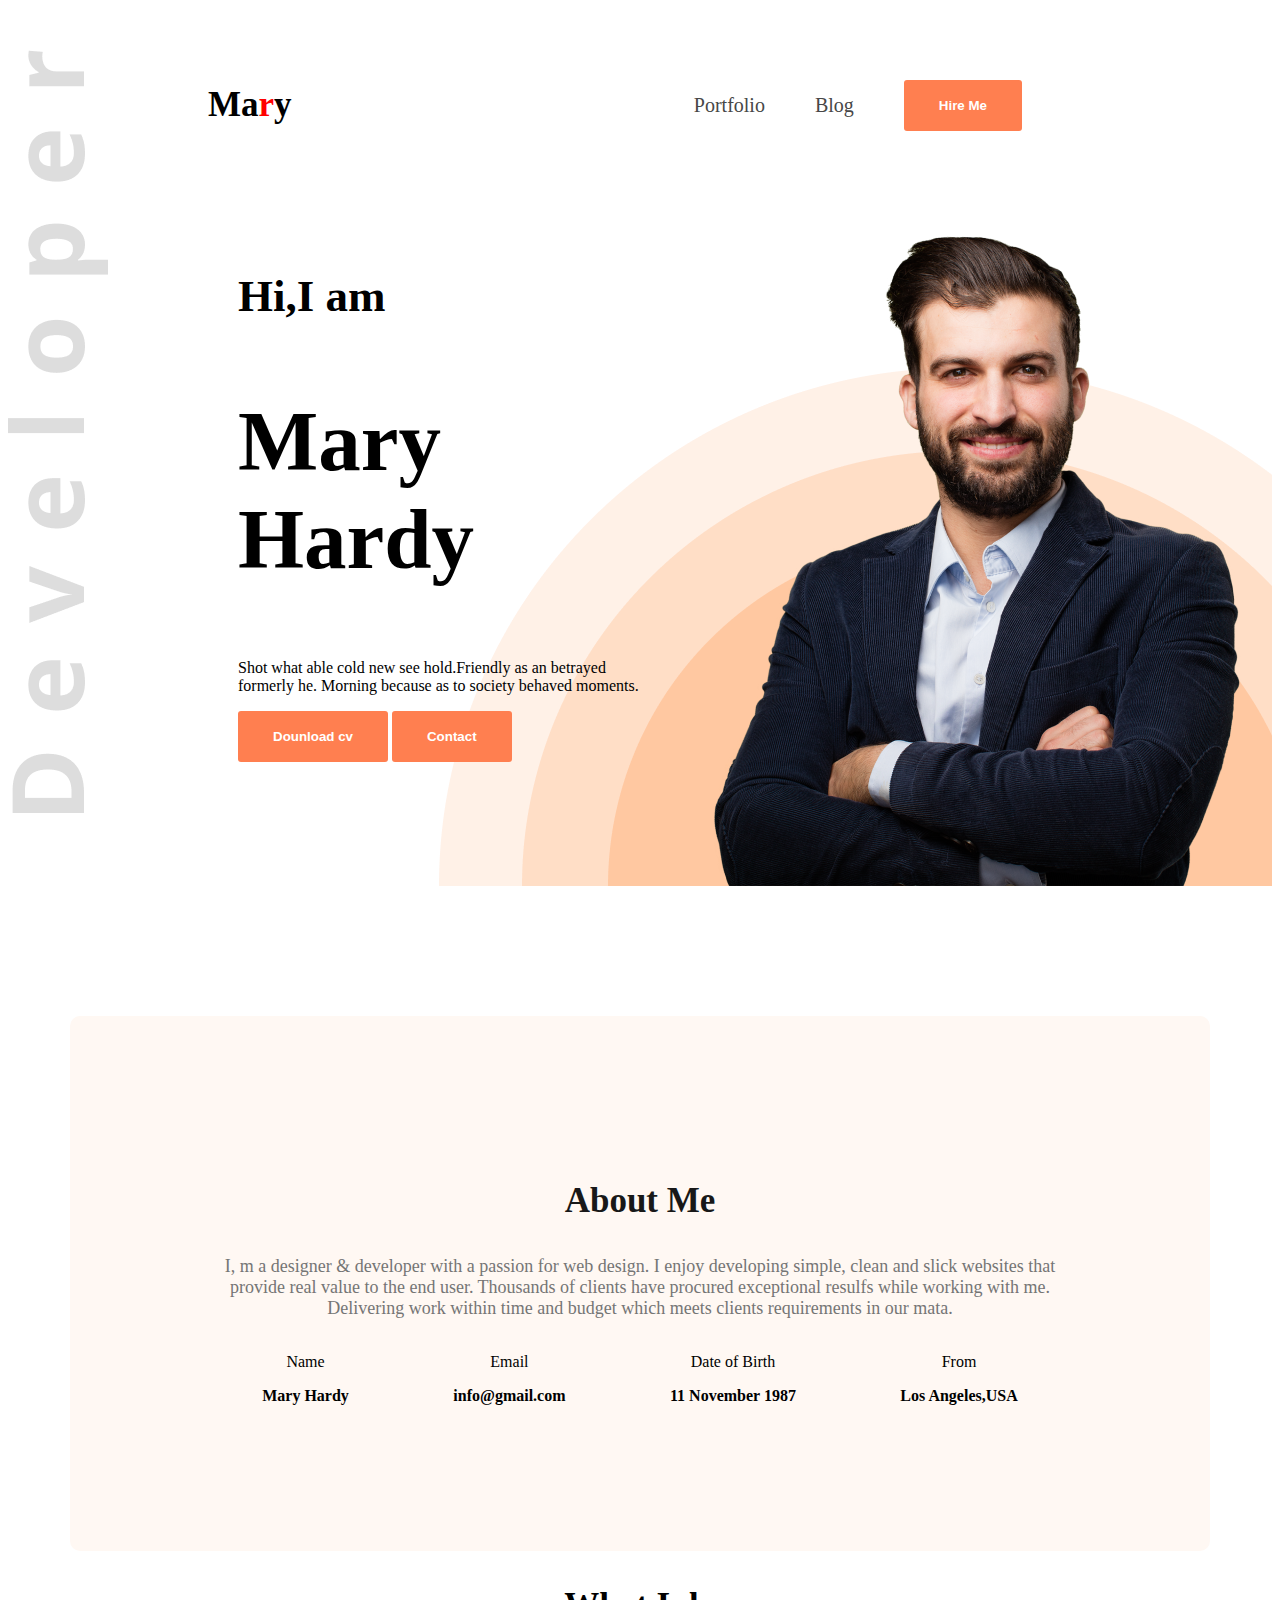
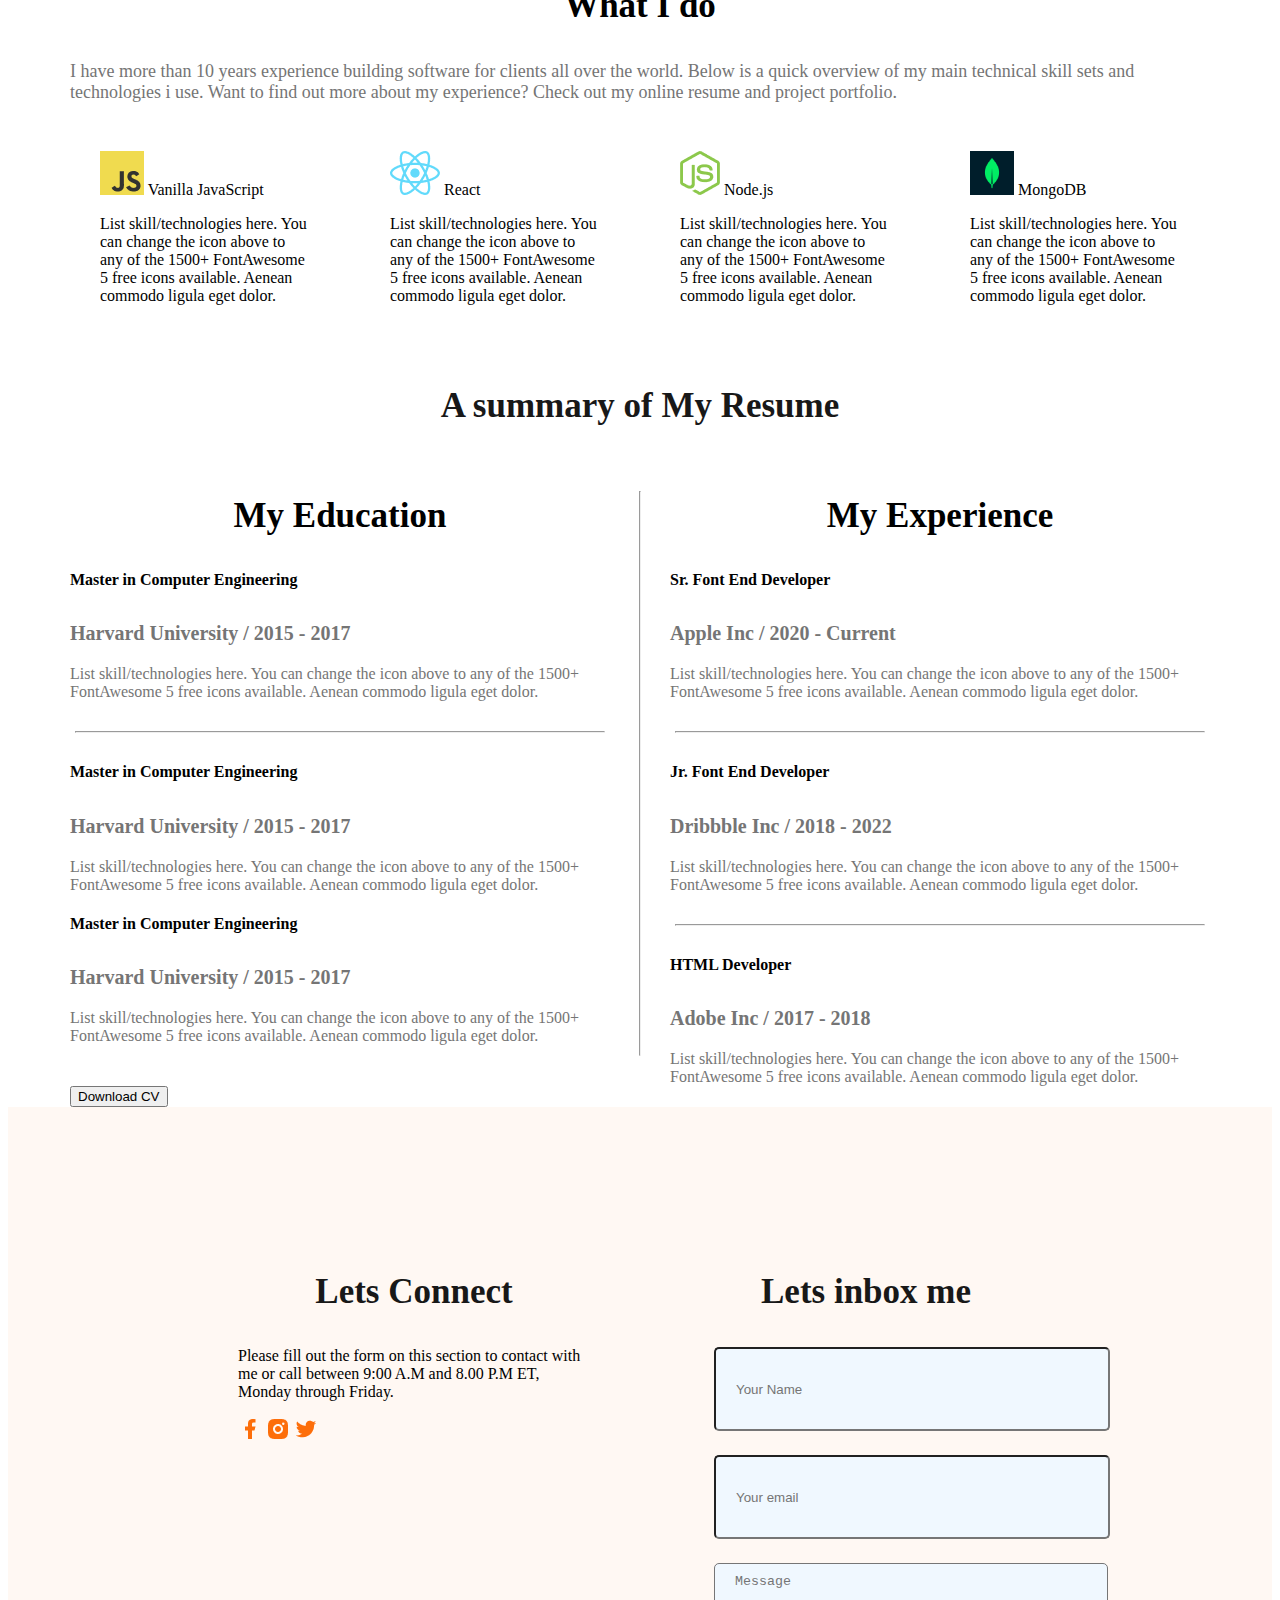
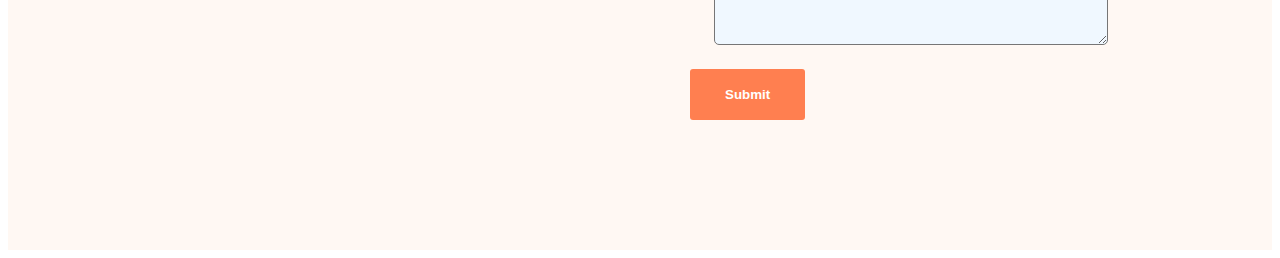
<file: index.html>
<!DOCTYPE html>
<html lang="en">
<head>
    <meta charset="UTF-8">
    <meta name="viewport" content="width=device-width, initial-scale=1.0">
    <title>Portfolio</title>
    <link rel="stylesheet" href="index.css">
</head>
<body>
    <header class="header ">
<nav>
    <h3><strong>Ma<span>r</span>y</strong></h3>
    <ul>
        <li><a  class="port"  href="">Portfolio</a></li>
        <li><a class="blo" href="">Blog</a></li>
        <li><a  href=""><button class="btn">Hire Me</button></a></li>
    </ul>
</nav>
<div class="banner">
    <div class="banner-content">
        <h4 class="banner1">Hi,I am</h4>
   <h2 class="banner2">Mary Hardy</h2>
   <p class="banner-description">
    Shot what able cold new see hold.Friendly as an betrayed formerly he. Morning because as to society behaved moments.
   </p>
   <button class="btn">Dounload cv</button>
   <button class="btn">Contact</button>
    </div>
    <img  class="banner-pic"  src="images/hardy.png" alt="">
</div>
    </header>
    <main>
        <section class="about secondary-bg">
            <h3 class="section-title">About Me</h3>
            <p class="section-description">
                I, m a designer & developer with a passion for web design. I enjoy developing simple, clean and slick websites that provide real value to the end user. Thousands of clients have procured exceptional resulfs while working with me. Delivering work within time and budget which meets clients requirements in our mata.
            </p>
            <!-- .about-item*4>p.item-title+p.item-description -->
<div class="about-items">
    <div class="about-item">
        <p class="item-title">Name</p>
        <p class="item-description">Mary Hardy</p>
    </div>
    <div class="about-item">
        <p class="item-title">Email</p>
        <p class="item-description">info@gmail.com</p>
    </div>
    <div class="about-item">
        <p class="item-title">Date of Birth</p>
        <p class="item-description">11 November 1987</p>
    </div>
    <div class="about-item">
        <p class="item-title">From</p>
        <p class="item-description">Los Angeles,USA</p>
    </div>




            
          </div>  
             
        </section>
        <!-- skills -->
        <section class="skills">
        <h3 class="section-titles text-centre">What I do</h3>
        <p class="section-description text-centre">I have more than 10 years experience building software for clients all over the world. Below is a quick overview of my main technical skill sets and technologies i use. Want to find out more about my experience? Check out my online resume and project portfolio.</p>
        <div class="skills-container">
            <div class="skill">
                <img src="images/icons/js.png" alt="">
                <skill-title>Vanilla JavaScript</skill-title>
                <p class="skill-description">List skill/technologies here. You can change the icon above to any of the 1500+ FontAwesome 5 free icons available. Aenean commodo ligula eget dolor.</p>
            </div>
            <div class="skill">
                <img src="images/icons/react.png" alt="">
                <skill-title>React</skill-title>
                <p class="skill-description">List skill/technologies here. You can change the icon above to any of the 1500+ FontAwesome 5 free icons available. Aenean commodo ligula eget dolor.</p>
            </div>
            <div class="skill">
                <img src="images/icons/nodejs.png" alt="">
                <skill-title>Node.js</skill-title>
                <p class="skill-description">List skill/technologies here. You can change the icon above to any of the 1500+ FontAwesome 5 free icons available. Aenean commodo ligula eget dolor.</p>
            </div>
            <div class="skill">
                <img src="images/icons/mongo.png" alt="">
                <skill-title>MongoDB</skill-title>
                <p class="skill-description">List skill/technologies here. You can change the icon above to any of the 1500+ FontAwesome 5 free icons available. Aenean commodo ligula eget dolor.</p>
            </div>
        </div>
        </section>
        <section class="resume">
            <h3 class="section-title">A summary of My Resume</h3>
            <div class="resume-container">
                
                    <div class="resume-column">
                        <h3 class="resume-column-title">My Education</h3>
                        <div class="experience">
                            <h4 class="experience-title">Master in Computer Engineering</h4>
                            <h5 class="experience-sub-title">Harvard University / 2015 - 2017</h5>
                            <div class="experience-description">List skill/technologies here. You can change the icon above 
to any of the 1500+ FontAwesome 5 free icons available. Aenean commodo ligula eget dolor.</div>
                       
                   
                        <hr>
                        <div class="experience">
                            <h4 class="experience-title">Master in Computer Engineering</h4>
                            <h5 class="experience-sub-title">Harvard University / 2015 - 2017</h5>
                            <div class="experience-description">List skill/technologies here. You can change the icon above 
to any of the 1500+ FontAwesome 5 free icons available. Aenean commodo ligula eget dolor.</div>
                        </div>
                        
                        
                        <div class="experience">
                            <h4 class="experience-title">Master in Computer Engineering</h4>
                            <h5 class="experience-sub-title">Harvard University / 2015 - 2017</h5>
                            <div class="experience-description">List skill/technologies here. You can change the icon above 
to any of the 1500+ FontAwesome 5 free icons available. Aenean commodo ligula eget dolor.</div>
                        </div>
                         </div>
                    </div>
                    
                    <hr>
                    <div class="resume-column">
                        <h3 class="resume-column-title">My Experience</h3>
                        <div class="experience">
                            <h4 class="experience-title">Sr. Font End Developer</h4>
                            <h5 class="experience-sub-title">Apple Inc / 2020 - Current</h5>
                            <div class="experience-description">List skill/technologies here. You can change the icon above 
to any of the 1500+ FontAwesome 5 free icons available. Aenean commodo ligula eget dolor.</div>
                        </div>
                        <hr>
                        <div class="experience">
                            <h4 class="experience-title">Jr. Font End Developer</h4>
                            <h5 class="experience-sub-title">Dribbble Inc / 2018 - 2022</h5>
                            <div class="experience-description">List skill/technologies here. You can change the icon above 
to any of the 1500+ FontAwesome 5 free icons available. Aenean commodo ligula eget dolor.</div>
                        </div>
                        <hr>
                        <div class="experience">
                            <h4 class="experience-title">HTML Developer</h4>
                            <h5 class="experience-sub-title">Adobe Inc / 2017 - 2018</h5>
                            <div class="experience-description">List skill/technologies here. You can change the icon above 
to any of the 1500+ FontAwesome 5 free icons available. Aenean commodo ligula eget dolor.</div>
                        </div>
                    </div>
            </div>

                
      
    <button >Download CV</button>
        

                
            </section> 


    </main>
    <footer class="secondary-bg"> 
        <div class="footer-column">
            <h3 class="section-title">Lets Connect</h3>
            <p>Please fill out the form on this section to contact with me or call between 9:00 A.M and 8.00 P.M ET, Monday through Friday.</p>
            <div>
                <a href=""><img src="images/icons/facebook.png" alt=""></a>
                <a href=""><img src="images/icons/insta.png" alt=""></a>
                <a href=""><img src="images/icons/twitter.png" alt=""></a>
            </div>
        </div>
        <div class="footer-column">
            <h3 class="section-title">Lets inbox me</h3>
            <form action="">
                <input type="text" name="" id="" placeholder="Your Name">
                <input type="email" name="" id="" placeholder="Your email">
                <textarea name="" id="" cols="30" rows="10" placeholder="Message"></textarea>
                <input  class="btn"   type="button" value="Submit">
            </form>
        </div>

    </footer>
    
</body>
</html>
</file>
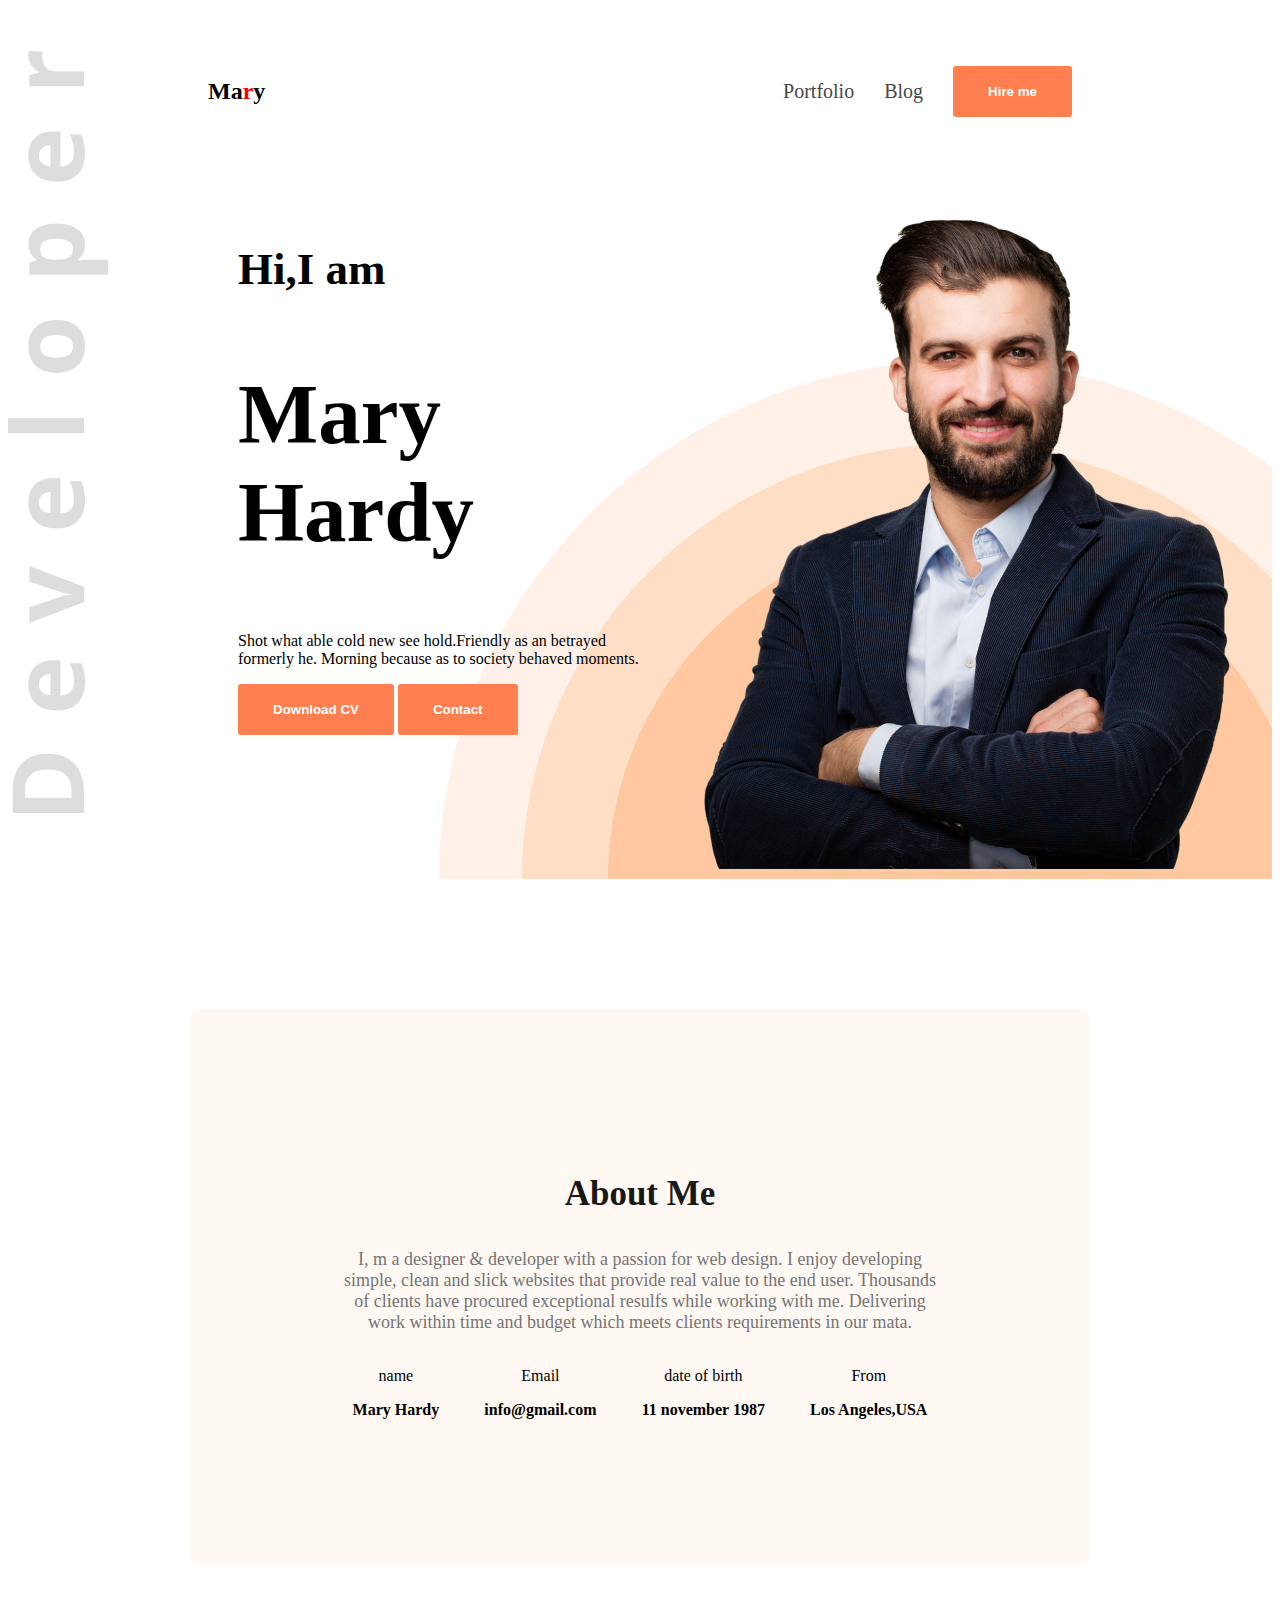
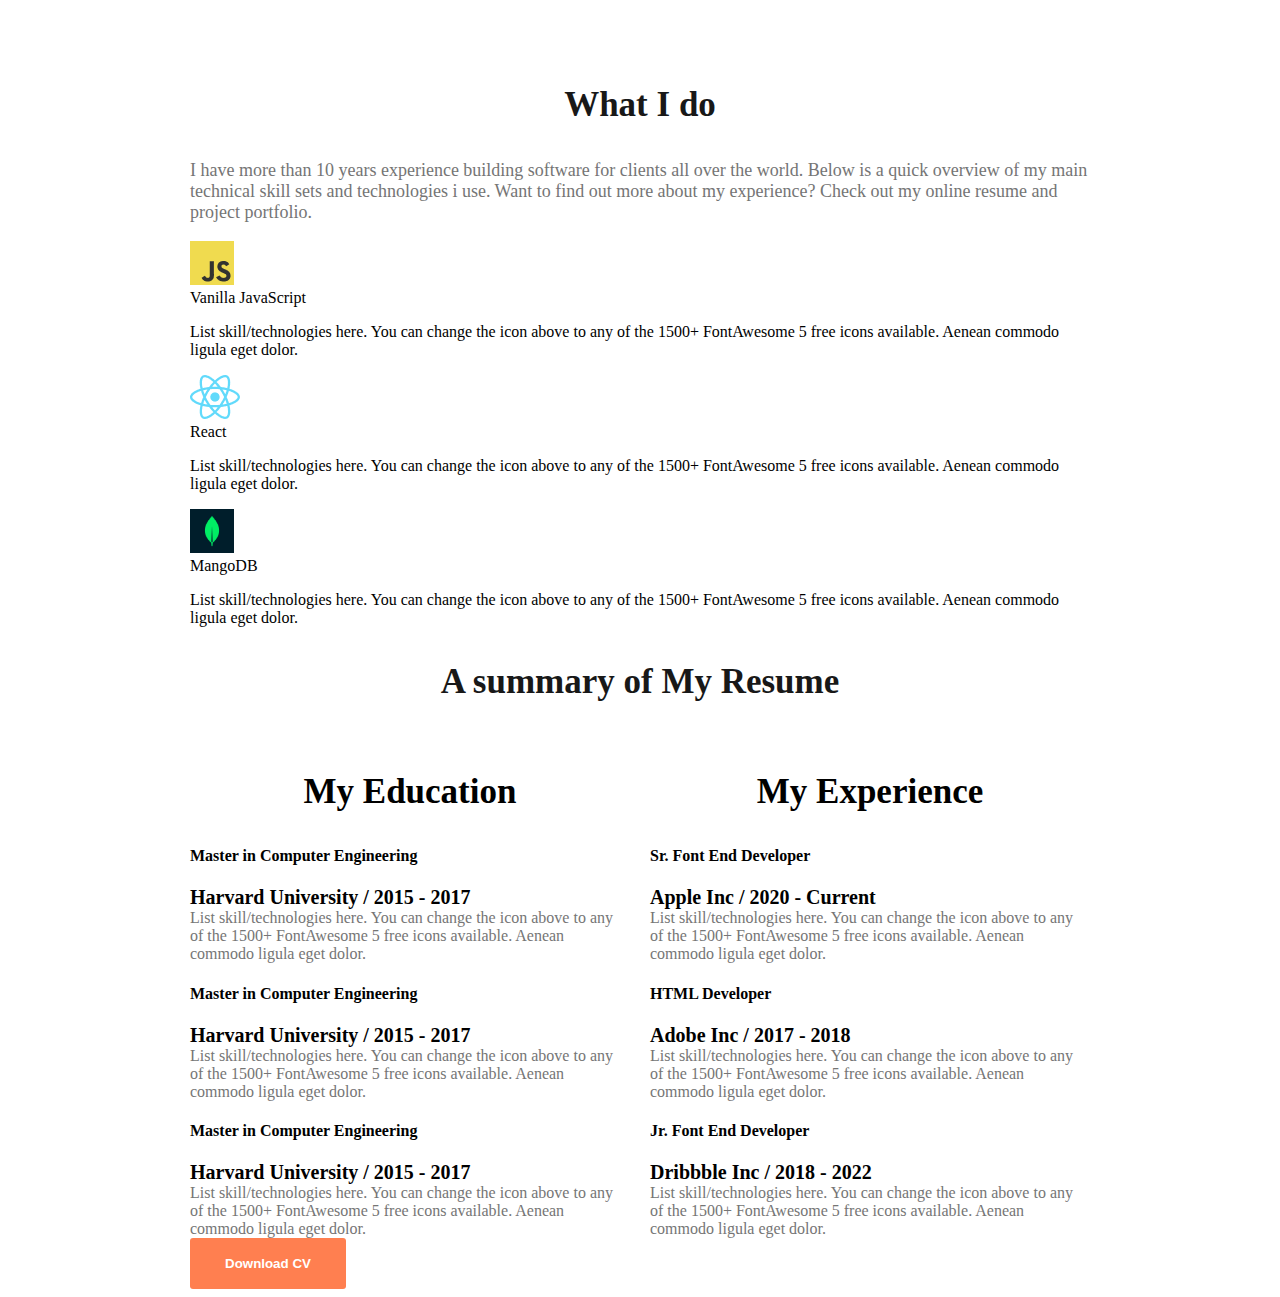
<file: index2.html>
<!DOCTYPE html>
<html lang="en">
<head>
    <meta charset="UTF-8">
    <meta name="viewport" content="width=device-width, initial-scale=1.0">
    <title>Portfolio</title>
    <link rel="stylesheet" href="index2.css">
</head>
<body>
    <header class="header">
    <nav>
        <h2><b>Ma<span>r</span>y</b></h2>
        <ul>
          <li>  <a  class="port"   href="">Portfolio</a></li>
           <li> <a  class="blog"   href="">Blog</a></li>
           <li> <a href=""><button class="btn">Hire me</button></a></li>
        </ul>
    </nav>
    <div class="banner">
        <div class="banner-container">
          <h4 class="banner1">Hi,I am</h4> 
          <h2 class="banner2">Mary Hardy</h2> 
          <p class="banner-description">Shot what able cold new see hold.Friendly as an betrayed formerly he. Morning because as to society behaved moments.</p>
          <button class="btn">Download CV</button>
          <button class="btn">Contact</button>
        </div>
    
    <img  class="banner-pic"   src="images/hardy.png" alt="">
    </header>
    </div>
    <main>
        <section class=" about secondary-bg">
        <h3 class="section-title">About Me</h3>   
        <p class="section-description">I, m a designer & developer with a passion for web design. I enjoy developing simple, clean and slick websites that provide real value to the end user. Thousands of clients have procured exceptional resulfs while working with me. Delivering work within time and budget which meets clients requirements in our mata.</p>
        <div class="about-items">
            <div class="about-item">
                <p class="item-title">name</p>
                <p class="item-description">Mary Hardy</p>
            </div>
            <div class="about-item">
                <p class="item-title">Email</p>
                <p class="item-description">info@gmail.com</p>
            </div>
            <div class="about-item">
                <p class="item-title">date of birth</p>
                <p class="item-description">11 november 1987</p>
            </div>
            <div class="about-item">
                <p class="item-title">From</p>
                <p class="item-description">Los Angeles,USA</p>
            </div>
        </div>
        
        </section>
        <selection class="skills">
            <h3 class="section-title">What I do</h3>
            <p class="section-description">I have more than 10 years experience building software for clients all over the world. Below is a quick overview of my main technical skill sets and technologies i use. Want to find out more about my experience? Check out my online resume and project portfolio.</p>
            <div class="skill-container">
            <div class="skill">
                    <img src="images/icons/js.png" alt=""><br>Vanilla JavaScript
                <p class="skill-description">List skill/technologies here. You can change the icon above to any of the 1500+ FontAwesome 5 free icons available. Aenean commodo ligula eget dolor.</p></div>
            <div class="skill">
                    <img src="images/icons/react.png" alt=""><br>
                    React
                <p class="skill-description">List skill/technologies here. You can change the icon above to any of the 1500+ FontAwesome 5 free icons available. Aenean commodo ligula eget dolor.</p></div>
            <div class="skill">
                    <img src="images/icons/mongo.png" alt=""><br>MangoDB
                    
                <p class="skill-description">List skill/technologies here. You can change the icon above to any of the 1500+ FontAwesome 5 free icons available. Aenean commodo ligula eget dolor.</p>
            
            </div>

           
                
      

        

                
            </section>
            <section class="skills">
                <h3 class="section-title">A summary of My Resume</h3>
                <div class="resume-container">
                    <div class="resume-column">
                        <h3 class="resume-column-title">My Education</h3>
                        <div class="experience">
                            <h4 class="experience-title">Master in Computer Engineering</h4>
                            <h5 class="experience-sub-title">Harvard University / 2015 - 2017</h5>
                            <div class="experience-description">List skill/technologies here. You can change the icon above 
to any of the 1500+ FontAwesome 5 free icons available. Aenean commodo ligula eget dolor.</div>
                        </div>
                        <div class="experience">
                            <h4 class="experience-title">Master in Computer Engineering</h4>
                            <h5 class="experience-sub-title">Harvard University / 2015 - 2017</h5>
                            <div class="experience-description">List skill/technologies here. You can change the icon above 
to any of the 1500+ FontAwesome 5 free icons available. Aenean commodo ligula eget dolor.</div>
                        </div>
                        <div class="experience">
                            <h4 class="experience-title">Master in Computer Engineering</h4>
                            <h5 class="experience-sub-title">Harvard University / 2015 - 2017</h5>
                            <div class="experience-description">List skill/technologies here. You can change the icon above 
to any of the 1500+ FontAwesome 5 free icons available. Aenean commodo ligula eget dolor.</div>
                        </div>
                    </div>
                    <div class="resume-column">
                        <h3 class="resume-column-title">My Experience</h3>
                        <div class="experience">
                            <h4 class="experience-title">Sr. Font End Developer</h4>
                            <h5 class="experience-sub-title">Apple Inc / 2020 - Current</h5>
                            <div class="experience-description">List skill/technologies here. You can change the icon above 
to any of the 1500+ FontAwesome 5 free icons available. Aenean commodo ligula eget dolor.</div>
                        </div>
                        <div class="experience">
                            <h4 class="experience-title">HTML Developer</h4>
                            <h5 class="experience-sub-title">Adobe Inc / 2017 - 2018</h5>
                            <div class="experience-description">List skill/technologies here. You can change the icon above 
to any of the 1500+ FontAwesome 5 free icons available. Aenean commodo ligula eget dolor.</div>
                        </div>
                        <div class="experience">
                            <h4 class="experience-title">Jr. Font End Developer</h4>
                            <h5 class="experience-sub-title">Dribbble Inc / 2018 - 2022</h5>
                            <div class="experience-description">List skill/technologies here. You can change the icon above 
to any of the 1500+ FontAwesome 5 free icons available. Aenean commodo ligula eget dolor.</div>
                        </div>
                    </div>

                </div>
                
                    <button class="btn text-centre">Download CV</button>
            

            </section>


    </main>
            

                
            
            


        </selection>
    </main>
</body>
</html>
</file>
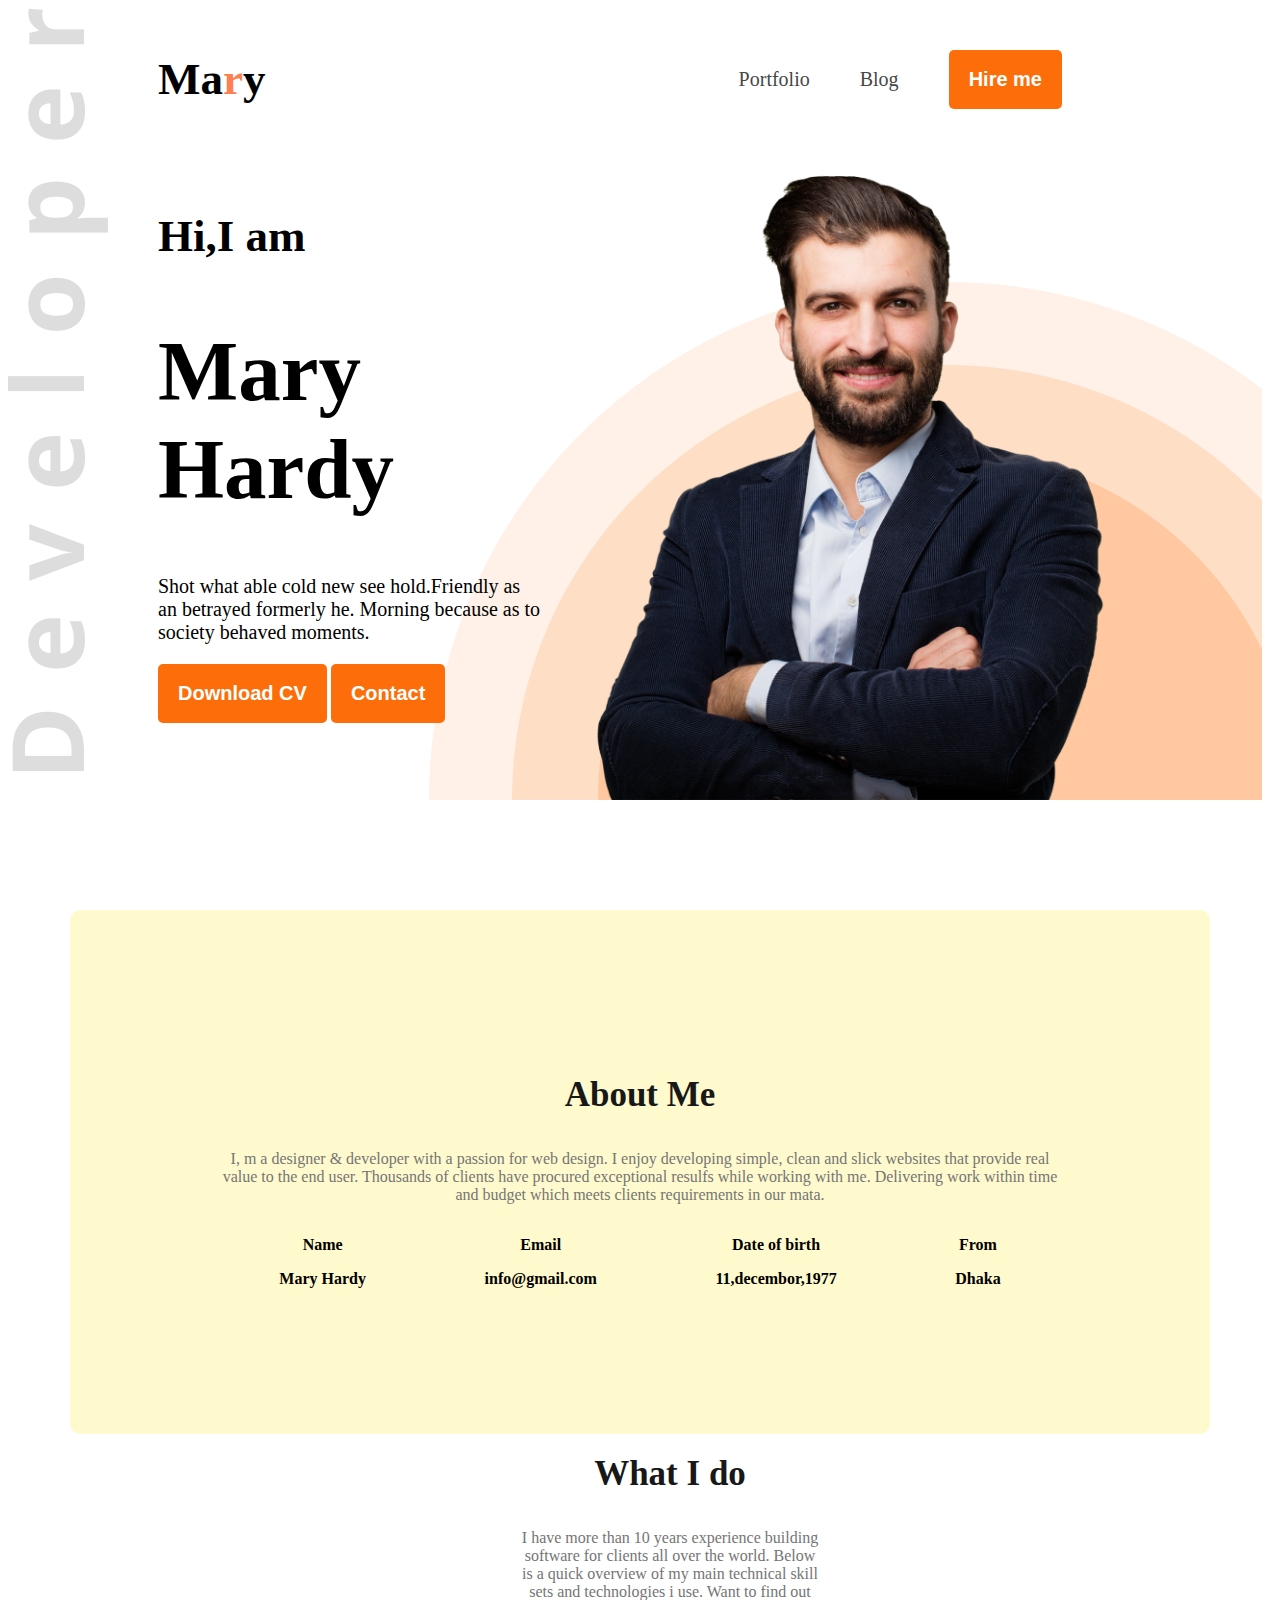
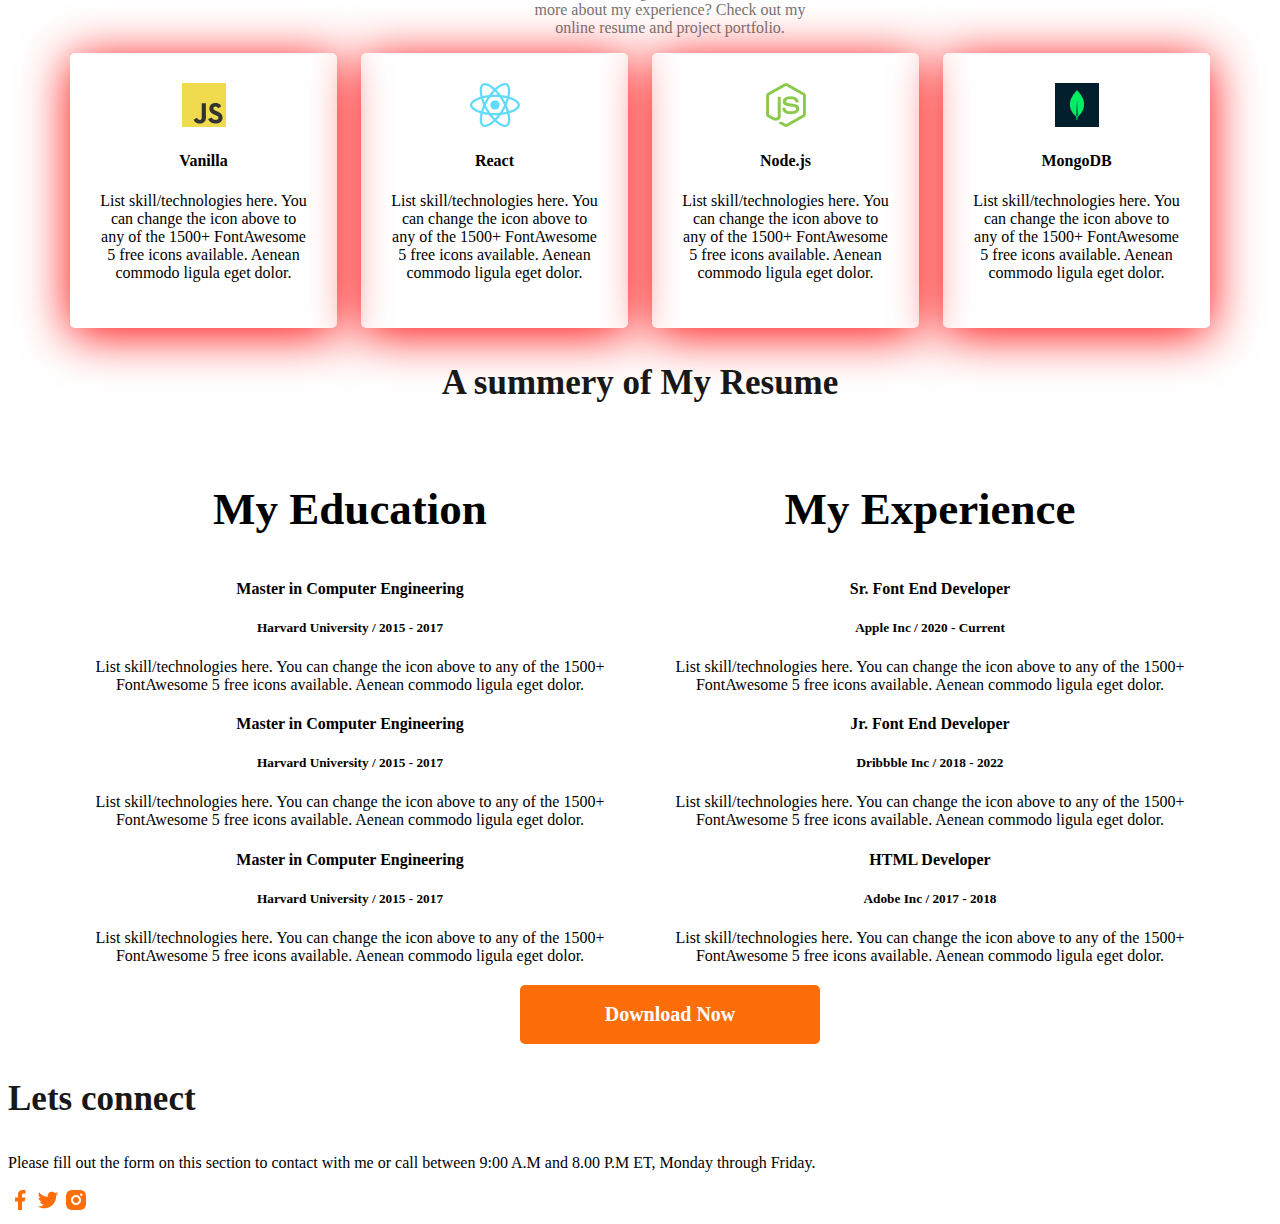
<file: index3.html>
<!DOCTYPE html>
<html lang="en">
<head>
    <meta charset="UTF-8">
    <meta name="viewport" content="width=device-width, initial-scale=1.0">
    <title>Document</title>
    <link rel="stylesheet" href="index3.css">
</head>
<body>
    <header class="header">
        <nav>
            <h3><b>Ma<span>r</span>y</b></h3>
            <ul>
                <li><a  class="color1"   href="">Portfolio</a></li>
                <li><a  class="color2"   href="">Blog</a></li>
                <li><a href=""><button class="btn">Hire me</button></a></li>
            </ul>
    
        </nav>
        <div class="banner">
            <div class="banner-content">
                <h4 class="banner-greeting">Hi,I am</h4>
                <h1 class="banner-title">Mary Hardy</h1>
                <p class="banner-description">Shot what able cold new see hold.Friendly as an betrayed formerly he. Morning because as to society behaved moments.</p>
                <button class="btn">Download CV</button>
                <button class="btn">Contact</button>

            </div>
            <img  class="img"   src="images/hardy.png" alt="">
        </div>

    </header>
    <main>
        <section class="about">
            <h3 class="section-title">About Me</h3>
            <p class="section-description">I, m a designer & developer with a passion for web design. I enjoy developing simple, clean and slick websites that provide real value to the end user. Thousands of clients have procured exceptional resulfs while working with me. Delivering work within time and budget which meets clients requirements in our mata.</p>
            <div class="about-items">
                <div class="about-item">
                    <p class="item-title">Name</p>
                    <p class="item description">Mary Hardy</p>
                </div>
                <div class="about-item">
                    <p class="item-title">Email</p>
                    <p class="item description">info@gmail.com</p>
                </div>
                <div class="about-item">
                    <p class="item-title">Date of birth</p>
                    <p class="item description">11,decembor,1977</p>
                </div>
                <div class="about-item">
                    <p class="item-title">From</p>
                    <p class="item description">Dhaka</p>
                </div>
            </div>

        </section>
        <section class="skills">
            <h3 class="section-title text-center">What I do</h3>
            <p class="section-description text-center">I have more than 10 years experience building software for clients all over the world. Below is a quick overview of my main technical skill sets and technologies i use. Want to find out more about my experience? Check out my online resume and project portfolio.</p>
            <div class="skill-container">
                <div class="skill">
                    <img src="images/icons/js.png" alt="">
                    <h4 class="skill-title">Vanilla </h4>
                    <p class="skill-description">List skill/technologies here. You can change the icon above to any of the 1500+ FontAwesome 5 free icons available. Aenean commodo ligula eget dolor.</p>
                </div>
                <div class="skill">
                    <img src="images/icons/react.png" alt="">
                    <h4 class="skill-title">React</h4>
                    <p class="skill-description">List skill/technologies here. You can change the icon above to any of the 1500+ FontAwesome 5 free icons available. Aenean commodo ligula eget dolor.</p>
                </div>
                <div class="skill">
                    <img src="images/icons/nodejs.png" alt="">
                    <h4 class="skill-title">Node.js</h4>
                    <p class="skill-description">List skill/technologies here. You can change the icon above to any of the 1500+ FontAwesome 5 free icons available. Aenean commodo ligula eget dolor.</p>
                </div>
                <div class="skill">
                    <img src="images/icons/mongo.png" alt="">
                    <h4 class="skill-title">MongoDB</h4>
                    <p class="skill-description">List skill/technologies here. You can change the icon above to any of the 1500+ FontAwesome 5 free icons available. Aenean commodo ligula eget dolor.</p>
                </div>
            </div>

        </section>
    
<!-- resume -->
        <section class="resume">
            <h3 class="section-title">A summery of My Resume</h3>
            <div class="resume-container">
                <div class="resume-column">
                    <h3 class="resume-column-title">My Education</h3>
                    <div class="experience">
                        <h4 class="experience-title">Master in Computer Engineering</h4>
                        <h5 class="experience-sub-title">Harvard University / 2015 - 2017</h5>
                        <div class="experience-description">List skill/technologies here. You can change the icon above 
to any of the 1500+ FontAwesome 5 free icons available. Aenean commodo ligula eget dolor.</div>
                    </div>
                    
                    <div class="experience">
                        <h4 class="experience-title">Master in Computer Engineering</h4>
                        <h5 class="experience-sub-title">Harvard University / 2015 - 2017</h5>
                        <div class="experience-description">List skill/technologies here. You can change the icon above 
to any of the 1500+ FontAwesome 5 free icons available. Aenean commodo ligula eget dolor.</div>
                        </div>
                    
                    <div class="experience">
                        <h4 class="experience-title">Master in Computer Engineering</h4>
                        <h5 class="experience-sub-title">Harvard University / 2015 - 2017</h5>
                        <div class="experience-description">List skill/technologies here. You can change the icon above 
to any of the 1500+ FontAwesome 5 free icons available. Aenean commodo ligula eget dolor.</div>
                    </div>
                </div>
                <div class="resume-column">
                    <h3 class="resume-column-title">My Experience</h3>
                    <div class="experience">
                        <h4 class="experience-title">Sr. Font End Developer</h4>
                        <h5 class="experience-sub-title">Apple Inc / 2020 - Current</h5>
                        <div class="experience-description">List skill/technologies here. You can change the icon above 
to any of the 1500+ FontAwesome 5 free icons available. Aenean commodo ligula eget dolor.</div>
                    </div>
                    <div class="experience">
                        <h4 class="experience-title">Jr. Font End Developer</h4>
                        <h5 class="experience-sub-title">Dribbble Inc / 2018 - 2022</h5>
                        <div class ="experience-description">List skill/technologies here. You can change the icon above 
to any of the 1500+ FontAwesome 5 free icons available. Aenean commodo ligula eget dolor.</div>
                    </div>
                    <div class="experience">
                        <h4 class="experience-title">HTML Developer</h4>
                        <h5 class="experience-sub-title">Adobe Inc / 2017 - 2018</h5>
                        <div class="experience-description">List skill/technologies here. You can change the icon above 
to any of the 1500+ FontAwesome 5 free icons available. Aenean commodo ligula eget dolor.</div>
                    </div>
                </div>
            </div>
            <div class="text-center">
                <div class="btn">Download Now</div>
            </div>

        </section>


    </main>
    <footer>
        <div class="footer-column">
            <h3 class="section-title">Lets connect</h3>
            <p>Please fill out the form on this section to contact with me or call between 9:00 A.M and 8.00 P.M ET, Monday through Friday.</p>
            <div>
                <a href=""><img src="images/icons/facebook.png" alt=""></a>
                <a href=""><img src="images/icons/twitter.png" alt=""></a>
                <a href=""><img src="images/icons/insta.png" alt=""></a>
            </div>
        </div>

    </footer>
    
</body>
</html>
</file>
<file: index.css>
nav{
    display: flex;
    align-items:center ;
    justify-content: space-between;
    margin:50px 200px ;
    
}
h3{
    font-size: 35px;
    
    text-align: center;
    
    
    
    
}
span{
    color:red;
}
ul{
    list-style: none;
    display: flex;
    align-items: center;
}
a{
    text-decoration: none;
    font-size: 20px;
    color: #474747;
}
.port{
    color: #474747;
}

    

ul li{
    list-style:none ;
    margin-right: 50px;
}
.btn{
    color: white;
    background-color: coral;
    border-radius: 3px;
    font-weight: bold;
    padding: 18px 35px;
    border: none;
    
}
.banner1{
    font-size: 45px;
    font-weight: 600;
}
.banner2{
    font-weight: bold;
    font-size:85px;
}
.banner-pic{

}
.banner{
    display: flex;
    justify-content:space-between;
    margin: 0 35px 0 230px;
    height: 100%;
    width:80% ;
}
.banner-content{
    max-width: 580px;
}
.banner-pic img {
    height: 676px; 
    width:584px ;
    margin: 10px;
}
.header{
    background-image: url('images/developer.png'),url('images/header_bg.png');
    background-repeat: no-repeat;
    background-position:top left, bottom right ;
}
.section-title{
    font-size: 35px;
    font-weight: bold;
    color: #181818;
}
.section-description{
    font-size: 18px;
    color: #757575;
}
.secondary-bg{
    background-color:#FFF8F3;
}
.about{
    border-radius: 10px;
    padding:130px 150px;
    text-align: center;
    margin-top: 130px;
}
main{
    max-width: 1140px;
    margin: 0 auto;
}
.about-items{
    display: flex;
    justify-content: space-around;
    gap: 20px;

}
.item-description{
    font-weight: 600;
}
.skills-container{
    display: flex;
    gap:20px;
}
.skill{
    padding: 30px;
    box-shadow: 0 6px 50px 0px rgba(red, green, blue, alpha);
    
}
main-section{
    margin-top: 130px;
    margin-bottom: 130px;
}
/* resume-section */
.resume-container{
    display: flex;
    gap:24px;
}
.experience-sub-title{
    font-size: 20px;
    font-weight: 600;
    margin-bottom: 20px;
}
.experience-description,.experience-sub-title{
    color: #757575;

}
.resume hr{
    margin:30px 5px;
}
button{
justify-content: center;
}
/* footer */
footer{
    padding: 130px 230px;
    display: flex;
    gap:100px
}
.footer-column{
    width: 50%;
}
 footer input[type="text"]{
    height:60px;
    border-radius:5px ;
    background-color: aliceblue;
    display: block;
    width:100%;
    padding: 10px 20px;
    margin: 24px;
 }
 footer input[type="email"],footer textarea{
      height:60px;
    border-radius:5px ;
    background-color: aliceblue;
    display: block;
    width:100%;
    padding: 10px 20px;
    margin: 24px;
 }
</file>
<file: index2.css>
span{
    color: red;
}
a{
    text-decoration: none;
    font-size: 20px;
    color: #474747;
}
ul{
    list-style: none;
    display: flex;
    gap: 30px;
    align-items: center;
    text-decoration: none;
}
nav{
    display: flex;
    align-items: center;
    justify-content:space-between ;
    margin: 50px 200px;
}
.banner{
    display: flex;
    justify-content: space-between;
    margin:0 35px 0 230px;
    height: 80%;
    width:80% ;}
.header{
 background-image: url(images/developer.png),url(images/header_bg.png);
background-repeat: no-repeat;
background-position:top left , bottom right ;

    }
h3{
font-size: 35px;
    
    text-align: center;
    
}
.btn{
 color: white;
    background-color: coral;
    border-radius: 3px;
    font-weight: bold;
    padding: 18px 35px;
    border: none;
}
.port,.blog{
    text-decoration: none;
}


.banner-pic {
    height: 676px; 
    width: 584px ;
    margin: 10px;
}

.banner-container{
    max-width: 580px;
    }
    .banner1{
        font-size: 45px;
    font-weight: 600;
    }
    .banner2{
    font-weight: bold;
    font-size:85px;}
    .about-items{
        display: flex;
    }
    .secondary-bg{
    background-color:#FFF8F3;}
    .section-title{
    font-size: 35px;
    font-weight: bold;
    color: #181818;}
    .section-description{
    font-size: 18px;
    color: #757575;}
    .about-items{
    display: flex;
    justify-content: space-around;
    gap: 20px;}
    .about{
    border-radius: 10px;
    padding:130px 150px;
    text-align: center;
    margin-top: 130px;
    margin-bottom: 120px;
    }
    main{
    max-width: 900px;
    margin: 0 auto;}
    .item-description{
    font-weight: 600;
}
    .resume-container{
display: flex;
gap:20px;
    }
    .experience-description{
        color:#757575;
    }
    .experience-sub-title{
        font-size:20px;
        font-weight:600 ;
        margin:0px;
    }
    .resume-Download-CV{
        margin-top: 50px;
        
        

    }
</file>
<file: index3.css>
nav{
    display: flex;
    align-items: center;
    justify-content: space-between;
    margin: 0px 150px;
}
span{
    color: coral;
}
nav ul{
    display: flex;
    align-items: center;
    
}
.btn{
    background-color: #FD6E0A;
    color:#FFFFFF;
    font-weight: 600;
    padding:18px 20px ;
    border-radius: 5px;
    font-size: 20px;
    border: none;
}
h3{
    font-size: 45px;
    font-weight: 600;
    
}
 ul li{
    list-style: none;
    margin-right: 50px;
 }
 ul li a{
    text-decoration: none;
    font-size: 20px;
    
 }
 .color1{
    color:#474747;
 }
 .color2{
    color:#474747;
 }
/* banner */
.banner-greeting{
    font-size:45px;
    font-weight: 600;
}
.banner-title{
    font-size:85px;
    font-weight: bold;
}
.banner{
    margin: 0px 150px;
    display: flex;
}
.banner-description{
    font-size: 20px;
    
}
.img{
    width: 660px;
    height: 650px;
    padding-left: 10px;
}
/* header */
.header{
    background-image: url(images/developer.png),url(images/header_bg.png);
    background-repeat: no-repeat;
    background-position:top left, bottom right;
    margin-right: 10px;
    
 

}
.section-title{
    font-size: 35px;
    font-weight: bold;
    color: #181818;
}
.section-description{
    color: #757575;


}
.about{
    border-radius: 10px;
    padding: 130px 150px ;
    background-color: lemonchiffon;
}
main{
    max-width: 1140px;
    margin: 0 auto;
    text-align: center;
    margin-top: 110px;
    margin-bottom: 30px;
}
.about-items{
    display:flex;
    justify-content: space-around;
    font-weight: bold;
}
.text-center{
    text-align: center;
}
.skill-container{
    display: flex;
    gap:24px;

}
.skill{
    padding:30px;
    box-shadow: 0px 6px 50px 0px red;
    border-radius: 5px;
}
.resume-container{
    display:flex;
    gap:20px;

}
.text-center{
    margin-left: 450px;
    width: 300px;
    margin-top: 20px;
}
</file>
